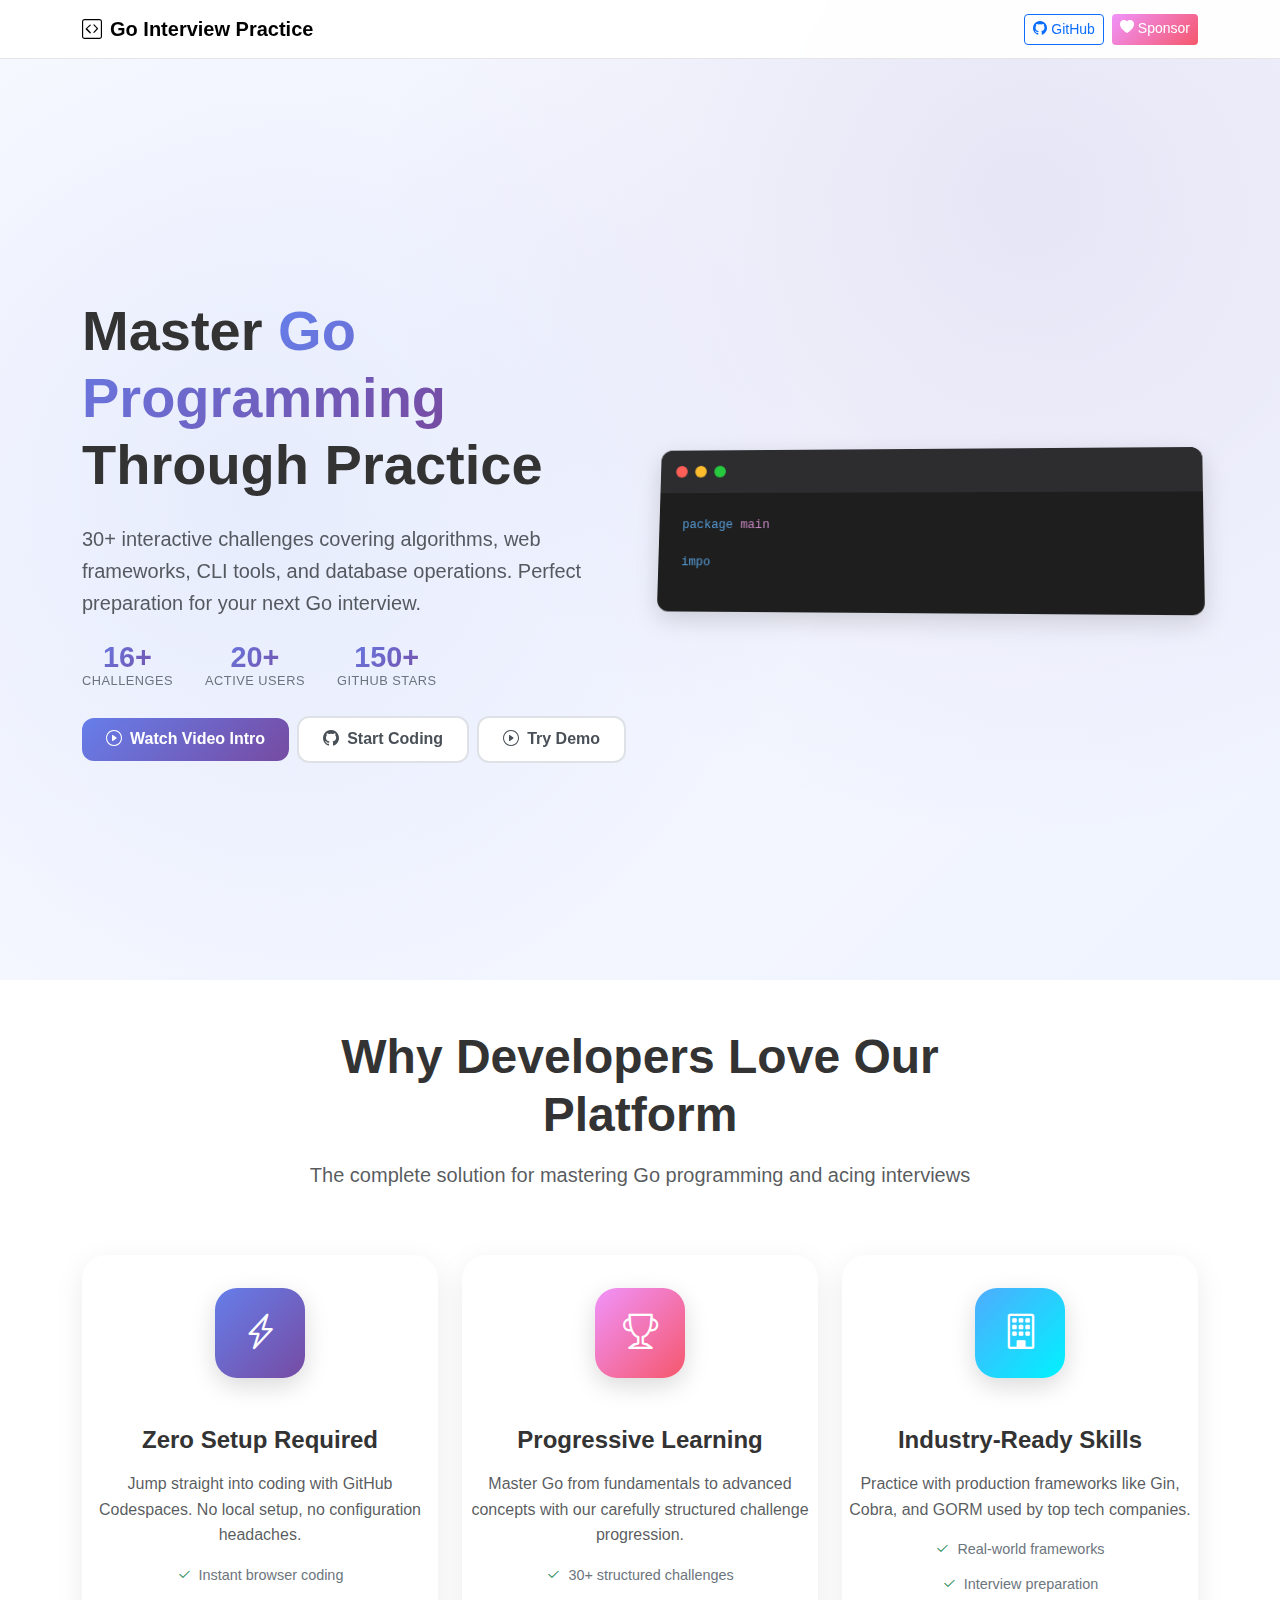
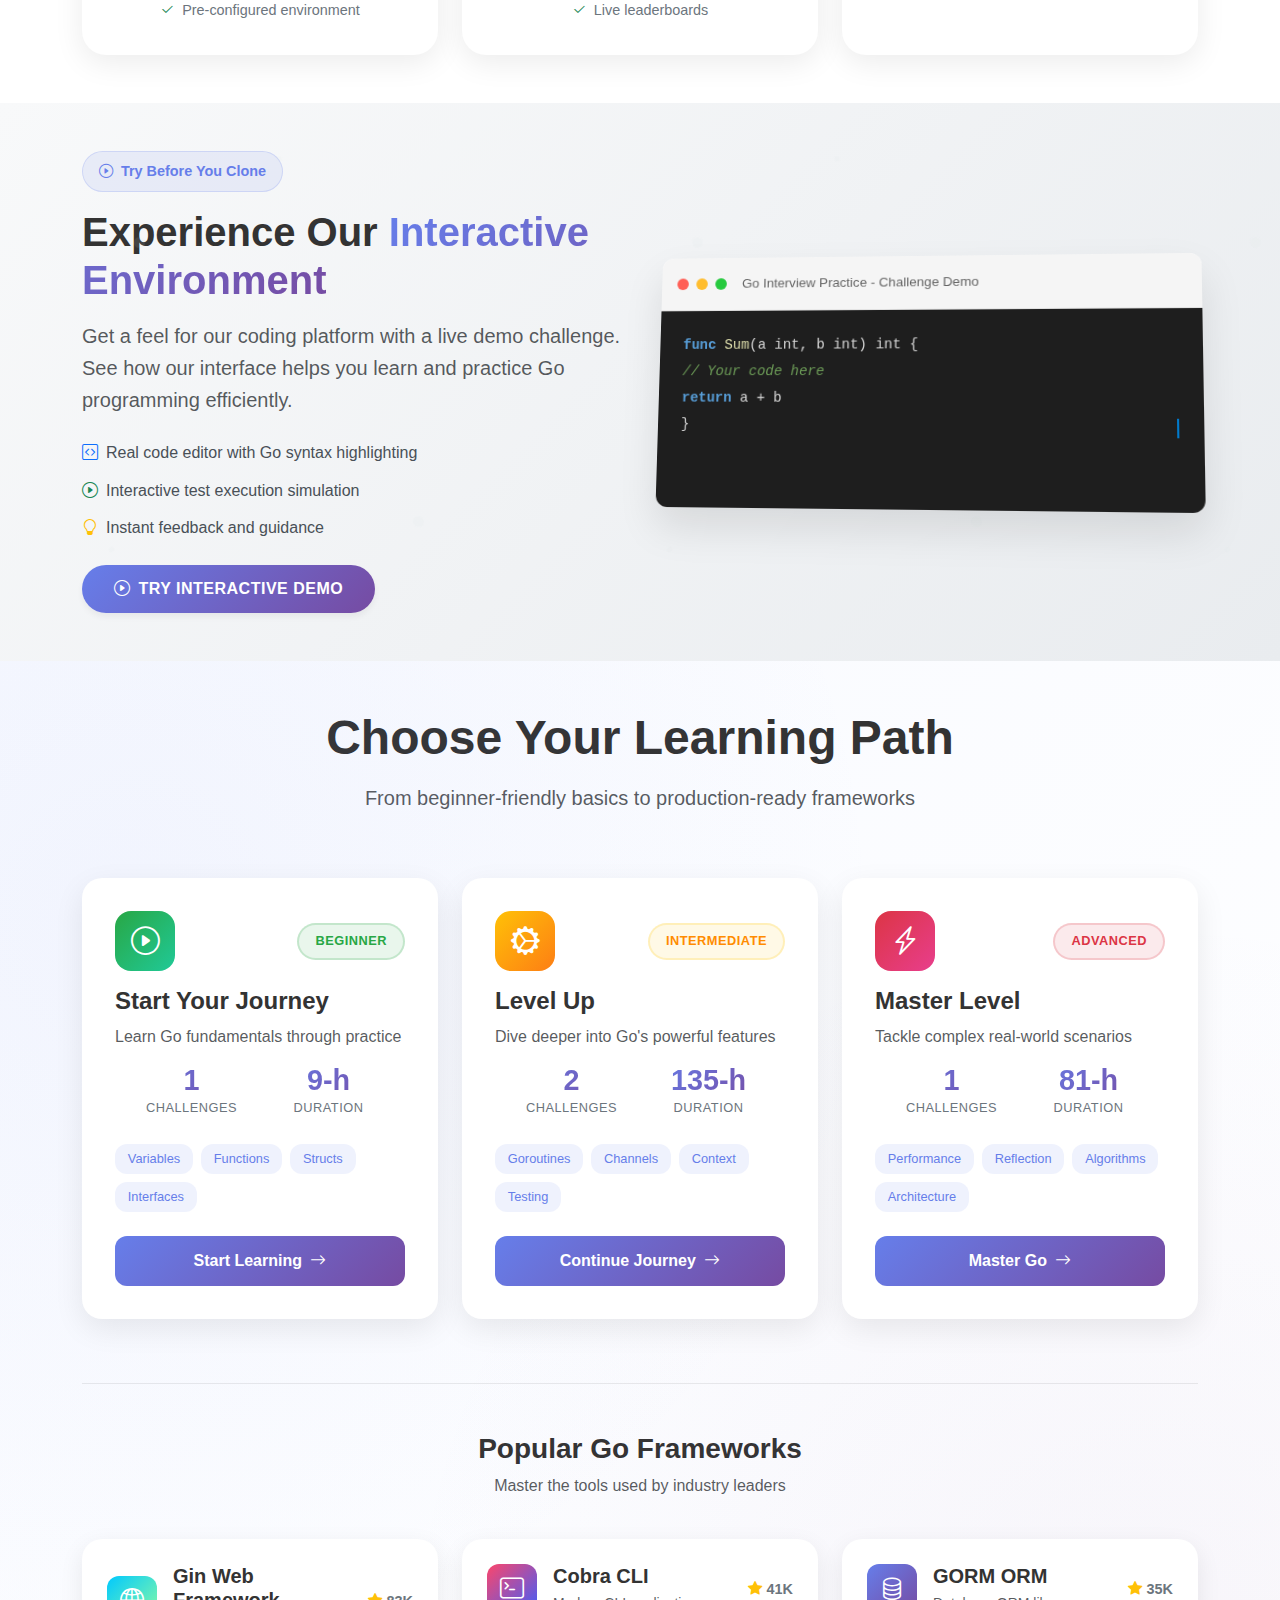
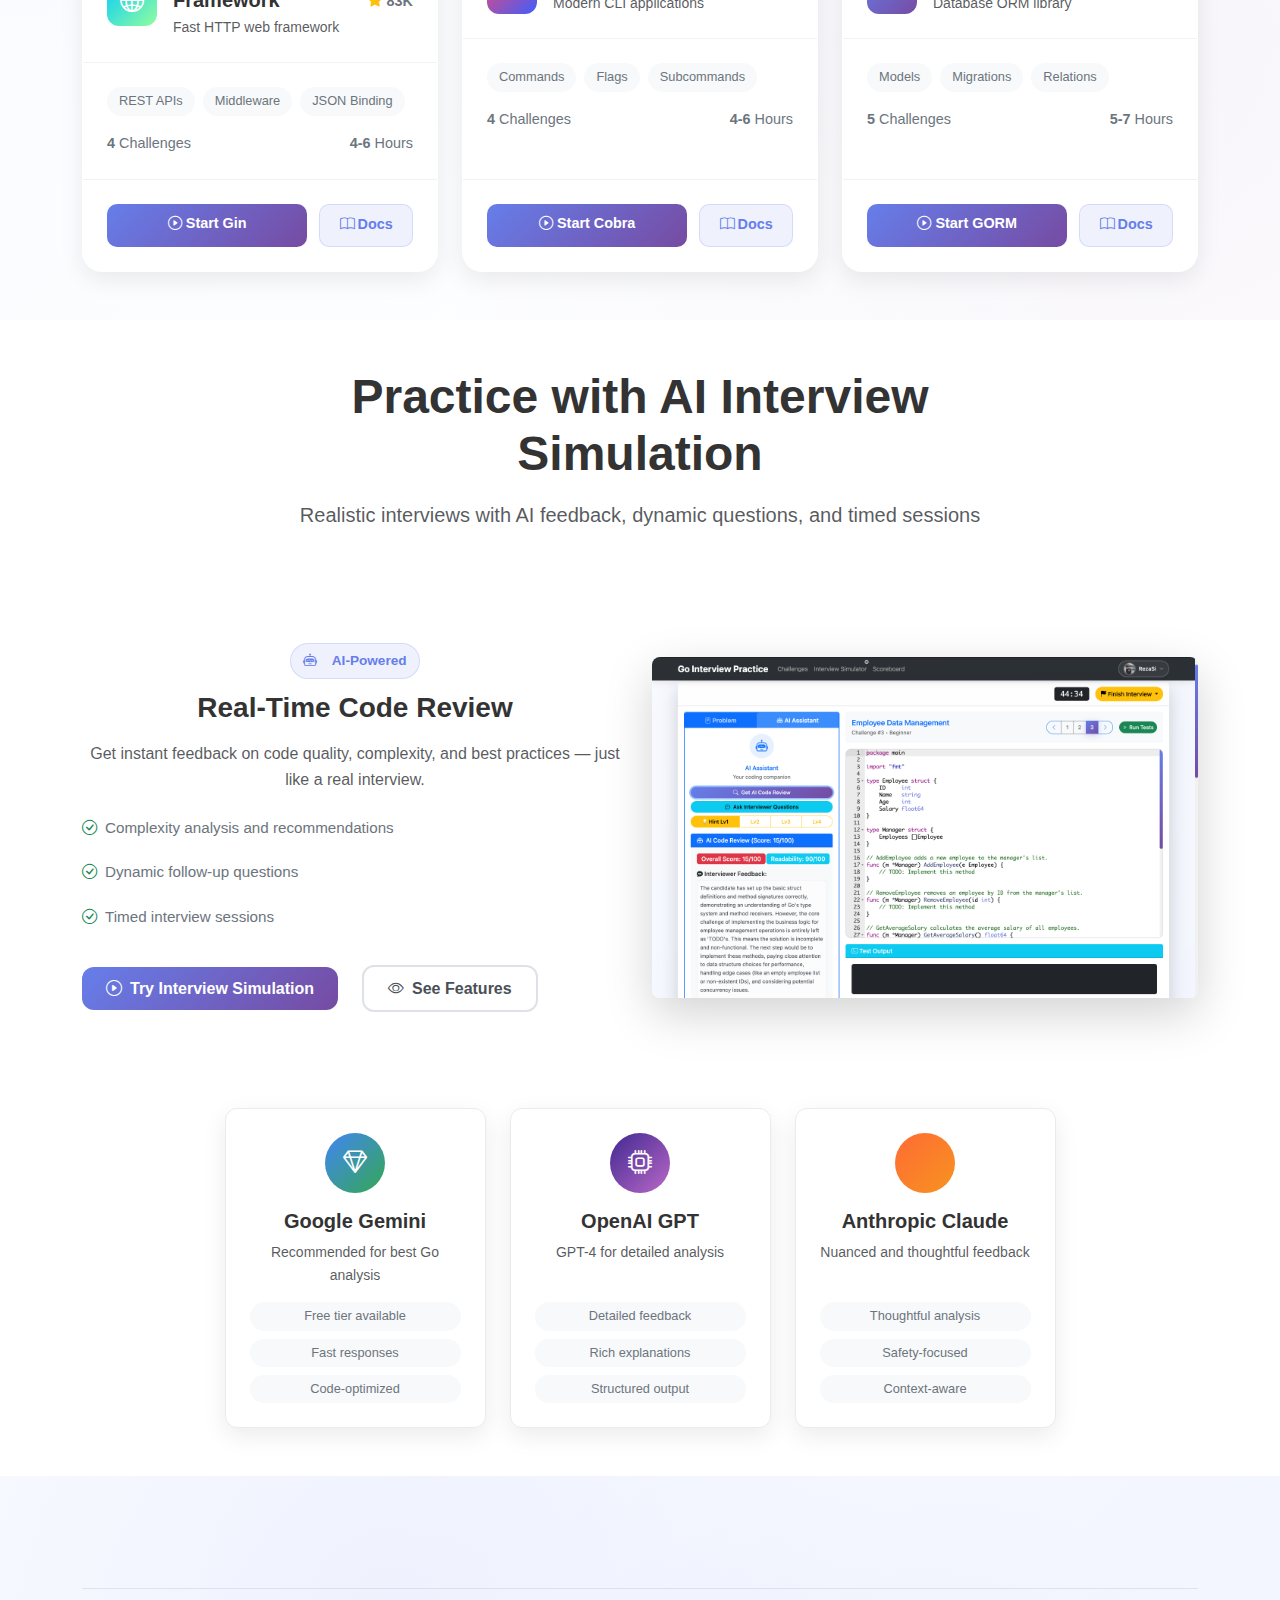
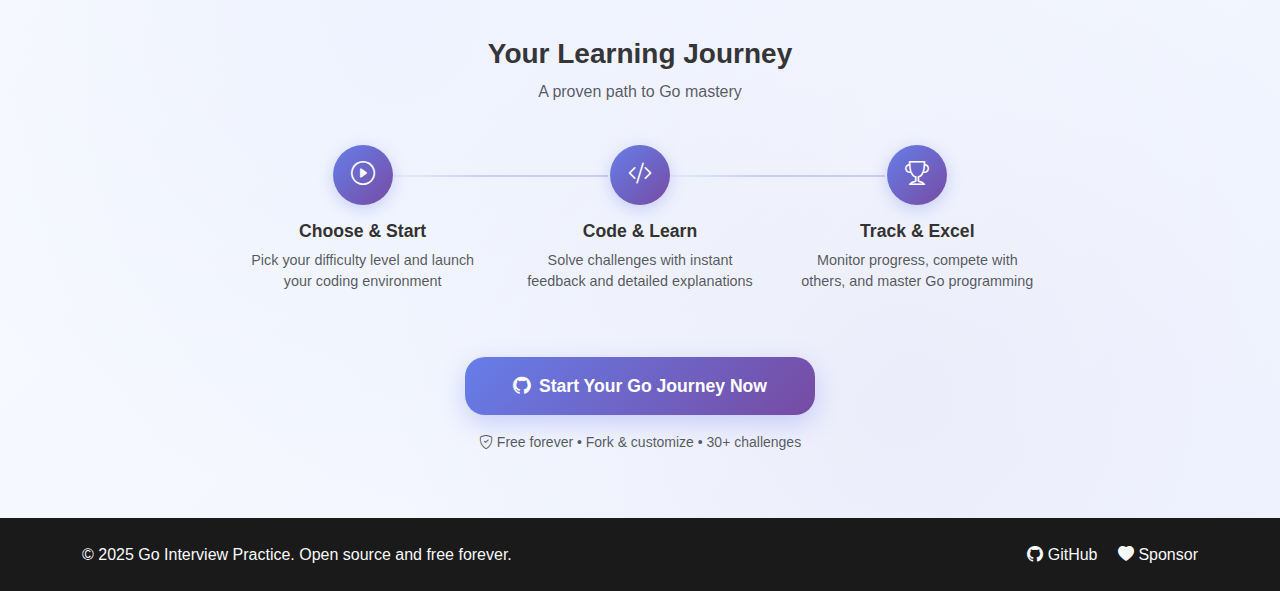
<file: docs/index.html>
<!DOCTYPE html>
<html lang="en">
<head>
    <meta charset="UTF-8">
    <meta name="viewport" content="width=device-width, initial-scale=1.0">
    <title>Go Interview Practice - Master Go Programming with Interactive Challenges</title>
    <meta name="description" content="Master Go programming through 30+ interactive challenges. Practice algorithms, web frameworks, CLI tools, and database operations. Perfect for interview preparation.">
    
    <!-- Google tag (gtag.js) -->
    <script async src="https://www.googletagmanager.com/gtag/js?id=G-CLQEFQ3ZEE"></script>
    <script>
      window.dataLayer = window.dataLayer || [];
      function gtag(){dataLayer.push(arguments);}
      gtag('js', new Date());

      gtag('config', 'G-CLQEFQ3ZEE');
    </script>
    
    <link href="https://cdn.jsdelivr.net/npm/bootstrap@5.3.0/dist/css/bootstrap.min.css" rel="stylesheet">
    <link rel="stylesheet" href="https://cdn.jsdelivr.net/npm/bootstrap-icons@1.11.0/font/bootstrap-icons.css">
    <link rel="stylesheet" href="assets/style.css">
</head>
<body>
    <!-- Navigation -->
    <nav class="navbar navbar-expand-lg navbar-light fixed-top">
        <div class="container">
            <a class="navbar-brand fw-bold" href="#">
                <i class="bi bi-code-square me-2"></i>Go Interview Practice
            </a>
            <div class="d-flex gap-2">
                <a href="https://github.com/RezaSi/go-interview-practice" class="btn btn-outline-primary btn-sm">
                    <i class="bi bi-github me-1"></i>GitHub
                </a>
                <a href="https://github.com/sponsors/RezaSi" class="btn btn-sponsor btn-sm">
                    <i class="bi bi-heart-fill me-1"></i>Sponsor
                </a>
            </div>
        </div>
    </nav>

    <!-- Hero Section -->
    <section class="hero-gradient">
        <div class="container">
            <div class="row align-items-center min-vh-100 py-5">
                <div class="col-lg-6">
                    <div class="hero-content">
                        <h1 class="hero-title fw-bold mb-4">
                            Master <span class="text-gradient">Go Programming</span> Through Practice
                        </h1>
                        <p class="lead mb-4 text-muted">
                            30+ interactive challenges covering algorithms, web frameworks, CLI tools, and database operations. 
                            Perfect preparation for your next Go interview.
                        </p>
                        
                        <!-- Stats -->
                        <div class="stats-row mb-4">
                            <div class="stat-item">
                                <div class="stat-number">30+</div>
                                <div class="stat-label">Challenges</div>
                            </div>
                            <div class="stat-item">
                                <div class="stat-number">57+</div>
                                <div class="stat-label">Active Users</div>
                            </div>
                            <div class="stat-item">
                                <div class="stat-number">500+</div>
                                <div class="stat-label">GitHub Stars</div>
                            </div>
                        </div>

                                            <!-- CTA Buttons -->
                    <div class="cta-buttons d-flex flex-wrap gap-2 justify-content-center justify-content-lg-start">
                        <button id="videoIntroBtn" class="btn btn-primary btn-lg">
                            <i class="bi bi-play-circle me-2"></i>Watch Video Intro
                        </button>
                        <a href="https://github.com/RezaSi/go-interview-practice" 
                           class="btn btn-outline-secondary btn-lg">
                            <i class="bi bi-github me-2"></i>Start Coding
                        </a>
                        <a href="demo-challenge.html" 
                           class="btn btn-outline-secondary btn-lg">
                            <i class="bi bi-play-circle me-2"></i>Try Demo
                        </a>
                    </div>
                    </div>
                </div>
                <div class="col-lg-6">
                    <div class="hero-visual">
                        <div class="code-window">
                            <div class="window-controls">
                                <span class="control red"></span>
                                <span class="control yellow"></span>
                                <span class="control green"></span>
                            </div>
                            <div class="code-content">
                                <pre><code class="go-code"><span class="go-keyword">package</span> <span class="go-package">main</span>

<span class="go-keyword">import</span> (
    <span class="go-string">"fmt"</span>
    <span class="go-string">"github.com/gin-gonic/gin"</span>
)

<span class="go-keyword">func</span> <span class="go-function">main</span>() {
    r := gin.<span class="go-function">Default</span>()
    
    r.<span class="go-function">GET</span>(<span class="go-string">"/api/challenges"</span>, <span class="go-keyword">func</span>(c *gin.Context) {
        c.<span class="go-function">JSON</span>(<span class="go-number">200</span>, gin.H{
            <span class="go-string">"message"</span>: <span class="go-string">"30+ Go challenges ready!"</span>,
            <span class="go-string">"status"</span>:  <span class="go-string">"active"</span>,
        })
    })
    
    r.<span class="go-function">Run</span>(<span class="go-string">":8080"</span>)
}</code></pre>
                            </div>
                        </div>
                    </div>
                </div>
            </div>
        </div>
    </section>

    <!-- Features Section -->
    <section class="features-section py-5">
        <div class="container">
            <div class="row text-center mb-5">
                <div class="col-lg-8 mx-auto">
                    <h2 class="display-5 fw-bold mb-3">Why Developers Love Our Platform</h2>
                    <p class="lead text-muted">The complete solution for mastering Go programming and acing interviews</p>
                </div>
            </div>
            
            <div class="row g-4">
                <div class="col-lg-4 col-md-6">
                    <div class="feature-card-new">
                        <div class="feature-header">
                            <div class="feature-icon-new lightning-gradient">
                                <i class="bi bi-lightning-charge"></i>
                            </div>
                        </div>
                        <div class="feature-content">
                            <h4 class="fw-bold mb-3">Zero Setup Required</h4>
                            <p class="text-muted mb-3">
                                Jump straight into coding with GitHub Codespaces. No local setup, no configuration headaches.
                            </p>
                            <div class="feature-highlights">
                                <div class="highlight-item">
                                    <i class="bi bi-check2 text-success me-2"></i>
                                    <span>Instant browser coding</span>
                                </div>
                                <div class="highlight-item">
                                    <i class="bi bi-check2 text-success me-2"></i>
                                    <span>Pre-configured environment</span>
                                </div>
                            </div>
                        </div>
                    </div>
                </div>
                
                <div class="col-lg-4 col-md-6">
                    <div class="feature-card-new">
                        <div class="feature-header">
                            <div class="feature-icon-new trophy-gradient">
                                <i class="bi bi-trophy"></i>
                            </div>
                        </div>
                        <div class="feature-content">
                            <h4 class="fw-bold mb-3">Progressive Learning</h4>
                            <p class="text-muted mb-3">
                                Master Go from fundamentals to advanced concepts with our carefully structured challenge progression.
                            </p>
                            <div class="feature-highlights">
                                <div class="highlight-item">
                                    <i class="bi bi-check2 text-success me-2"></i>
                                    <span>30+ structured challenges</span>
                                </div>
                                <div class="highlight-item">
                                    <i class="bi bi-check2 text-success me-2"></i>
                                    <span>Live leaderboards</span>
                                </div>
                            </div>
                        </div>
                    </div>
                </div>
                
                <div class="col-lg-4 col-md-6">
                    <div class="feature-card-new">
                        <div class="feature-header">
                            <div class="feature-icon-new industry-gradient">
                                <i class="bi bi-building"></i>
                            </div>
                        </div>
                        <div class="feature-content">
                            <h4 class="fw-bold mb-3">Industry-Ready Skills</h4>
                            <p class="text-muted mb-3">
                                Practice with production frameworks like Gin, Cobra, and GORM used by top tech companies.
                            </p>
                            <div class="feature-highlights">
                                <div class="highlight-item">
                                    <i class="bi bi-check2 text-success me-2"></i>
                                    <span>Real-world frameworks</span>
                                </div>
                                <div class="highlight-item">
                                    <i class="bi bi-check2 text-success me-2"></i>
                                    <span>Interview preparation</span>
                                </div>
                            </div>
                        </div>
                    </div>
                </div>
            </div>
        </div>
    </section>

    <!-- Interactive Demo Section -->
    <section class="demo-cta-section py-5">
        <div class="container">
            <div class="row align-items-center">
                <div class="col-lg-6">
                    <div class="demo-content">
                        <div class="demo-badge mb-3">
                            <i class="bi bi-play-circle me-2"></i>Try Before You Clone
                        </div>
                        <h2 class="display-6 fw-bold mb-3">
                            Experience Our <span class="text-gradient">Interactive Environment</span>
                        </h2>
                        <p class="lead text-muted mb-4">
                            Get a feel for our coding platform with a live demo challenge. 
                            See how our interface helps you learn and practice Go programming efficiently.
                        </p>
                        <div class="demo-features mb-4">
                            <div class="demo-feature-item">
                                <i class="bi bi-code-square text-primary me-2"></i>
                                <span>Real code editor with Go syntax highlighting</span>
                            </div>
                            <div class="demo-feature-item">
                                <i class="bi bi-play-circle text-success me-2"></i>
                                <span>Interactive test execution simulation</span>
                            </div>
                            <div class="demo-feature-item">
                                <i class="bi bi-lightbulb text-warning me-2"></i>
                                <span>Instant feedback and guidance</span>
                            </div>
                        </div>
                        <a href="demo-challenge.html" class="btn btn-primary btn-lg demo-btn">
                            <i class="bi bi-play-circle me-2"></i>Try Interactive Demo
                        </a>
                    </div>
                </div>
                <div class="col-lg-6">
                    <div class="demo-preview">
                        <div class="browser-mockup">
                            <div class="browser-header">
                                <div class="browser-dots">
                                    <span class="dot red"></span>
                                    <span class="dot yellow"></span>
                                    <span class="dot green"></span>
                                </div>
                                <div class="browser-title">Go Interview Practice - Challenge Demo</div>
                            </div>
                            <div class="browser-content">
                                <div class="demo-code-snippet">
                                    <div class="code-line"><span class="keyword">func</span> <span class="function">Sum</span>(a int, b int) int {</div>
                                    <div class="code-line">    <span class="comment">// Your code here</span></div>
                                    <div class="code-line">    <span class="keyword">return</span> a + b</div>
                                    <div class="code-line">}</div>
                                    <div class="demo-cursor"></div>
                                </div>
                            </div>
                        </div>
                    </div>
                </div>
            </div>
        </div>
    </section>

    <!-- Challenge Categories -->
    <section class="categories-section py-5">
        <div class="container">
            <div class="row text-center mb-5">
                <div class="col-lg-8 mx-auto">
                    <h2 class="display-5 fw-bold mb-3">Choose Your Learning Path</h2>
                    <p class="lead text-muted">From beginner-friendly basics to production-ready frameworks</p>
                </div>
            </div>
            
            <div class="row g-4 mb-5">
                <!-- Beginner Path -->
                <div class="col-lg-4 col-md-6">
                    <div class="category-card-new beginner-theme">
                        <div class="category-header">
                            <div class="category-icon-new">
                                <i class="bi bi-play-circle"></i>
                            </div>
                            <div class="category-badge beginner">Beginner</div>
                        </div>
                        <div class="category-content">
                            <h4 class="fw-bold mb-2">Start Your Journey</h4>
                            <p class="text-muted mb-3">Learn Go fundamentals through practice</p>
                            <div class="category-stats">
                                <div class="stat">
                                    <span class="stat-number">8</span>
                                    <span class="stat-label">Challenges</span>
                                </div>
                                <div class="stat">
                                    <span class="stat-number">4-6h</span>
                                    <span class="stat-label">Duration</span>
                                </div>
                            </div>
                            <div class="category-topics">
                                <span class="topic-tag">Variables</span>
                                <span class="topic-tag">Functions</span>
                                <span class="topic-tag">Structs</span>
                                <span class="topic-tag">Interfaces</span>
                            </div>
                        </div>
                        <div class="category-action">
                            <a href="https://github.com/RezaSi/go-interview-practice" class="btn btn-category">
                                Start Learning <i class="bi bi-arrow-right ms-1"></i>
                            </a>
                        </div>
                    </div>
                </div>
                
                <!-- Intermediate Path -->
                <div class="col-lg-4 col-md-6">
                    <div class="category-card-new intermediate-theme">
                        <div class="category-header">
                            <div class="category-icon-new">
                                <i class="bi bi-gear-wide-connected"></i>
                            </div>
                            <div class="category-badge intermediate">Intermediate</div>
                        </div>
                        <div class="category-content">
                            <h4 class="fw-bold mb-2">Level Up</h4>
                            <p class="text-muted mb-3">Dive deeper into Go's powerful features</p>
                            <div class="category-stats">
                                <div class="stat">
                                    <span class="stat-number">14</span>
                                    <span class="stat-label">Challenges</span>
                                </div>
                                <div class="stat">
                                    <span class="stat-number">8-12h</span>
                                    <span class="stat-label">Duration</span>
                                </div>
                            </div>
                            <div class="category-topics">
                                <span class="topic-tag">Goroutines</span>
                                <span class="topic-tag">Channels</span>
                                <span class="topic-tag">Context</span>
                                <span class="topic-tag">Testing</span>
                            </div>
                        </div>
                        <div class="category-action">
                            <a href="https://github.com/RezaSi/go-interview-practice" class="btn btn-category">
                                Continue Journey <i class="bi bi-arrow-right ms-1"></i>
                            </a>
                        </div>
                    </div>
                </div>
                
                <!-- Advanced Path -->
                <div class="col-lg-4 col-md-6">
                    <div class="category-card-new advanced-theme">
                        <div class="category-header">
                            <div class="category-icon-new">
                                <i class="bi bi-lightning-charge"></i>
                            </div>
                            <div class="category-badge advanced">Advanced</div>
                        </div>
                        <div class="category-content">
                            <h4 class="fw-bold mb-2">Master Level</h4>
                            <p class="text-muted mb-3">Tackle complex real-world scenarios</p>
                            <div class="category-stats">
                                <div class="stat">
                                    <span class="stat-number">8</span>
                                    <span class="stat-label">Challenges</span>
                                </div>
                                <div class="stat">
                                    <span class="stat-number">6-10h</span>
                                    <span class="stat-label">Duration</span>
                                </div>
                            </div>
                            <div class="category-topics">
                                <span class="topic-tag">Performance</span>
                                <span class="topic-tag">Reflection</span>
                                <span class="topic-tag">Algorithms</span>
                                <span class="topic-tag">Architecture</span>
                            </div>
                        </div>
                        <div class="category-action">
                            <a href="https://github.com/RezaSi/go-interview-practice" class="btn btn-category">
                                Master Go <i class="bi bi-arrow-right ms-1"></i>
                            </a>
                        </div>
                    </div>
                </div>
            </div>
            
            <!-- Package Frameworks Section -->
            <div class="package-frameworks">
                <div class="row text-center mb-4">
                    <div class="col">
                        <h3 class="fw-bold mb-2">Popular Go Frameworks</h3>
                        <p class="text-muted">Master the tools used by industry leaders</p>
                    </div>
                </div>
                
                <div class="row g-4 justify-content-center">
                    <div class="col-lg-4 col-md-6">
                        <div class="framework-card gin-theme">
                            <div class="framework-header">
                                <div class="framework-icon gin-gradient">
                                    <i class="bi bi-globe2"></i>
                                </div>
                                <div class="framework-info">
                                    <h5 class="fw-bold mb-1">Gin Web Framework</h5>
                                    <p class="small text-muted mb-0">Fast HTTP web framework</p>
                                </div>
                                <div class="framework-stars">
                                    <i class="bi bi-star-fill text-warning"></i>
                                    <span class="fw-bold" data-github-url="https://github.com/gin-gonic/gin">83K</span>
                                </div>
                            </div>
                            <div class="framework-content">
                                <div class="framework-features">
                                    <span class="feature-tag">REST APIs</span>
                                    <span class="feature-tag">Middleware</span>
                                    <span class="feature-tag">JSON Binding</span>
                                </div>
                                <div class="framework-stats">
                                    <span><strong>4</strong> Challenges</span>
                                    <span><strong>4-6</strong> Hours</span>
                                </div>
                            </div>
                            <div class="framework-actions">
                                <a href="gin.html" class="btn btn-framework-primary">
                                    <i class="bi bi-play-circle me-1"></i>Start Gin
                                </a>
                                <a href="https://gin-gonic.com/" class="btn btn-framework-secondary">
                                    <i class="bi bi-book me-1"></i>Docs
                                </a>
                            </div>
                        </div>
                    </div>
                    
                    <div class="col-lg-4 col-md-6">
                        <div class="framework-card cobra-theme">
                            <div class="framework-header">
                                <div class="framework-icon cobra-gradient">
                                    <i class="bi bi-terminal"></i>
                                </div>
                                <div class="framework-info">
                                    <h5 class="fw-bold mb-1">Cobra CLI</h5>
                                    <p class="small text-muted mb-0">Modern CLI applications</p>
                                </div>
                                <div class="framework-stars">
                                    <i class="bi bi-star-fill text-warning"></i>
                                    <span class="fw-bold" data-github-url="https://github.com/spf13/cobra">41K</span>
                                </div>
                            </div>
                            <div class="framework-content">
                                <div class="framework-features">
                                    <span class="feature-tag">Commands</span>
                                    <span class="feature-tag">Flags</span>
                                    <span class="feature-tag">Subcommands</span>
                                </div>
                                <div class="framework-stats">
                                    <span><strong>4</strong> Challenges</span>
                                    <span><strong>4-6</strong> Hours</span>
                                </div>
                            </div>
                            <div class="framework-actions">
                                <a href="cobra.html" class="btn btn-framework-primary">
                                    <i class="bi bi-play-circle me-1"></i>Start Cobra
                                </a>
                                <a href="https://cobra.dev/" class="btn btn-framework-secondary">
                                    <i class="bi bi-book me-1"></i>Docs
                                </a>
                            </div>
                        </div>
                    </div>
                    
                                        <div class="col-lg-4 col-md-6">
                        <div class="framework-card gorm-theme">
                            <div class="framework-header">
                                <div class="framework-icon gorm-gradient">
                                    <i class="bi bi-database"></i>
                                </div>
                                <div class="framework-info">
                                    <h5 class="fw-bold mb-1">GORM ORM</h5>
                                    <p class="small text-muted mb-0">Database ORM library</p>
                                </div>
                                <div class="framework-stars">
                                    <i class="bi bi-star-fill text-warning"></i>
                                    <span class="fw-bold" data-github-url="https://github.com/go-gorm/gorm">35K</span>
                                </div>
                            </div>
                            <div class="framework-content">
                                <div class="framework-features">
                                    <span class="feature-tag">Models</span>
                                    <span class="feature-tag">Migrations</span>
                                    <span class="feature-tag">Relations</span>
                                </div>
                                <div class="framework-stats">
                                    <span><strong>5</strong> Challenges</span>
                                    <span><strong>5-7</strong> Hours</span>
                                </div>
                            </div>
                            <div class="framework-actions">
                                <a href="gorm.html" class="btn btn-framework-primary">
                                    <i class="bi bi-play-circle me-1"></i>Start GORM
                                </a>
                                <a href="https://gorm.io/" class="btn btn-framework-secondary">
                                    <i class="bi bi-book me-1"></i>Docs
                                </a>
                            </div>
                        </div>
                    </div>
                </div>
            </div>
        </div>
        </section>

        <!-- AI Interview Simulation (New Section) -->
        <section id="interview-simulation" class="py-5">
            <div class="container">
                <div class="row text-center mb-5">
                    <div class="col-lg-8 mx-auto">
                        <h2 class="display-5 fw-bold mb-3">Practice with AI Interview Simulation</h2>
                        <p class="lead text-muted">Realistic interviews with AI feedback, dynamic questions, and timed sessions</p>
                    </div>
                </div>

                <div class="feature-showcase mb-5">
                    <div class="row align-items-center">
                        <div class="col-lg-6 order-2 order-lg-1">
                            <div class="feature-content">
                                <div class="feature-badge">
                                    <i class="bi bi-robot me-2"></i>AI-Powered
                                </div>
                                <h3 class="fw-bold mb-3">Real-Time Code Review</h3>
                                <p class="text-muted mb-4">
                                    Get instant feedback on code quality, complexity, and best practices — just like a real interview.
                                </p>
                                <div class="feature-details">
                                    <div class="detail-item">
                                        <i class="bi bi-check-circle text-success me-2"></i>
                                        <span>Complexity analysis and recommendations</span>
                                    </div>
                                    <div class="detail-item">
                                        <i class="bi bi-check-circle text-success me-2"></i>
                                        <span>Dynamic follow-up questions</span>
                                    </div>
                                    <div class="detail-item">
                                        <i class="bi bi-check-circle text-success me-2"></i>
                                        <span>Timed interview sessions</span>
                                    </div>
                                </div>
                                <div class="cta-buttons mt-3">
                                    <a href="interview-simulation.html" class="btn btn-primary me-2">
                                        <i class="bi bi-play-circle me-2"></i>Try Interview Simulation
                                    </a>
                                    <a href="interview-simulation.html#features" class="btn btn-outline-secondary">
                                        <i class="bi bi-eye me-2"></i>See Features
                                    </a>
                                </div>
                            </div>
                        </div>
                        <div class="col-lg-6 order-1 order-lg-2">
                            <div class="feature-image">
                                <img src="images/interview-code-review.png" alt="AI Interview Simulation" class="img-fluid rounded-3 shadow-lg">
                            </div>
                        </div>
                    </div>
                </div>

                <div class="row g-4 justify-content-center">
                    <div class="col-lg-3 col-md-6">
                        <div class="provider-card">
                            <div class="provider-icon gemini-gradient">
                                <i class="bi bi-gem"></i>
                            </div>
                            <h5 class="fw-bold mb-2">Google Gemini</h5>
                            <p class="text-muted small mb-3">Recommended for best Go analysis</p>
                            <div class="provider-features">
                                <span class="feature-tag">Free tier available</span>
                                <span class="feature-tag">Fast responses</span>
                                <span class="feature-tag">Code-optimized</span>
                            </div>
                        </div>
                    </div>
                    <div class="col-lg-3 col-md-6">
                        <div class="provider-card">
                            <div class="provider-icon openai-gradient">
                                <i class="bi bi-cpu"></i>
                            </div>
                            <h5 class="fw-bold mb-2">OpenAI GPT</h5>
                            <p class="text-muted small mb-3">GPT-4 for detailed analysis</p>
                            <div class="provider-features">
                                <span class="feature-tag">Detailed feedback</span>
                                <span class="feature-tag">Rich explanations</span>
                                <span class="feature-tag">Structured output</span>
                            </div>
                        </div>
                    </div>
                    <div class="col-lg-3 col-md-6">
                        <div class="provider-card">
                            <div class="provider-icon claude-gradient">
                                <i class="bi bi-brain"></i>
                            </div>
                            <h5 class="fw-bold mb-2">Anthropic Claude</h5>
                            <p class="text-muted small mb-3">Nuanced and thoughtful feedback</p>
                            <div class="provider-features">
                                <span class="feature-tag">Thoughtful analysis</span>
                                <span class="feature-tag">Safety-focused</span>
                                <span class="feature-tag">Context-aware</span>
                            </div>
                        </div>
                    </div>
                </div>
            </div>
        </section>

    <!-- Getting Started -->
    <section class="getting-started py-5 bg-light">
        <div class="container">

            
            <!-- Process Steps -->
            <div class="process-steps">
                <div class="row text-center mb-4">
                    <div class="col">
                        <h3 class="fw-bold mb-2">Your Learning Journey</h3>
                        <p class="text-muted">A proven path to Go mastery</p>
                    </div>
                </div>
                
                <div class="steps-timeline">
                    <div class="step-item">
                        <div class="step-connector"></div>
                        <div class="step-circle">
                            <i class="bi bi-play-circle"></i>
                        </div>
                        <div class="step-content">
                            <h5 class="fw-bold">Choose & Start</h5>
                            <p class="text-muted">Pick your difficulty level and launch your coding environment</p>
                        </div>
                    </div>
                    
                    <div class="step-item">
                        <div class="step-connector"></div>
                        <div class="step-circle">
                            <i class="bi bi-code-slash"></i>
                        </div>
                        <div class="step-content">
                            <h5 class="fw-bold">Code & Learn</h5>
                            <p class="text-muted">Solve challenges with instant feedback and detailed explanations</p>
                        </div>
                    </div>
                    
                    <div class="step-item">
                        <div class="step-circle">
                            <i class="bi bi-trophy"></i>
                        </div>
                        <div class="step-content">
                            <h5 class="fw-bold">Track & Excel</h5>
                            <p class="text-muted">Monitor progress, compete with others, and master Go programming</p>
                        </div>
                    </div>
                </div>
            </div>
            
            <div class="text-center mt-5">
                <a href="https://github.com/RezaSi/go-interview-practice" 
                   class="btn btn-cta-large pulse">
                    <i class="bi bi-github me-2"></i>Start Your Go Journey Now
                </a>
                <p class="small text-muted mt-3">
                    <i class="bi bi-shield-check me-1"></i>Free forever • Fork & customize • 30+ challenges
                </p>
            </div>
        </div>
    </section>

    <!-- Footer -->
    <footer class="footer py-4 bg-dark text-light">
        <div class="container">
            <div class="row align-items-center">
                <div class="col-md-6">
                    <p class="mb-0">&copy; 2025 Go Interview Practice. Open source and free forever.</p>
                </div>
                <div class="col-md-6 text-md-end">
                    <div class="social-links">
                        <a href="https://github.com/RezaSi/go-interview-practice" class="text-light me-3">
                            <i class="bi bi-github"></i> GitHub
                        </a>
                        <a href="https://github.com/sponsors/RezaSi" class="text-light">
                            <i class="bi bi-heart-fill"></i> Sponsor
                        </a>
                    </div>
                </div>
            </div>
        </div>
    </footer>

    <!-- Video Intro Modal -->
    <div id="videoModal" class="video-modal">
        <div class="video-modal-overlay" id="videoModalOverlay"></div>
        <div class="video-modal-content">
            <div class="video-modal-header">
                <h3 class="video-modal-title">
                    <i class="bi bi-play-circle me-2"></i>Go Interview Practice - Video Introduction
                </h3>
                <button class="video-modal-close" id="videoModalClose">
                    <i class="bi bi-x-lg"></i>
                </button>
            </div>
            <div class="video-modal-body">
                <div class="video-container">
                    <video id="videoPlayer" 
                           controls 
                           preload="metadata"
                           poster=""
                           width="100%">
                        <source src="https://github.com/user-attachments/assets/23468aab-a032-4326-9d05-84de86c9128c" type="video/mp4">
                        Your browser does not support the video tag.
                    </video>
                </div>
                <div class="video-description">
                    <p class="lead">Learn how to get started with Go Interview Practice in just 3 minutes!</p>
                    <div class="video-highlights">
                        <div class="highlight-item">
                            <i class="bi bi-check-circle text-success me-2"></i>
                            <span>Quick project overview</span>
                        </div>
                        <div class="highlight-item">
                            <i class="bi bi-check-circle text-success me-2"></i>
                            <span>Setting up your environment</span>
                        </div>
                        <div class="highlight-item">
                            <i class="bi bi-check-circle text-success me-2"></i>
                            <span>Solving your first challenge</span>
                        </div>
                    </div>
                </div>
            </div>
            <div class="video-modal-footer">
                <a href="https://github.com/RezaSi/go-interview-practice" 
                   class="btn btn-primary">
                    <i class="bi bi-github me-2"></i>Start Coding Now
                </a>
                <button class="btn btn-outline-secondary" id="videoModalCloseBtn">
                    Close
                </button>
            </div>
        </div>
    </div>

    <script src="https://cdn.jsdelivr.net/npm/bootstrap@5.3.0/dist/js/bootstrap.bundle.min.js"></script>
    <script src="assets/script.js"></script>
    
    <script>
        // Video Modal Functionality
        document.addEventListener('DOMContentLoaded', function() {
            const videoIntroBtn = document.getElementById('videoIntroBtn');
            const videoModal = document.getElementById('videoModal');
            const videoModalOverlay = document.getElementById('videoModalOverlay');
            const videoModalClose = document.getElementById('videoModalClose');
            const videoModalCloseBtn = document.getElementById('videoModalCloseBtn');
            const videoPlayer = document.getElementById('videoPlayer');

            function openModal() {
                videoModal.classList.add('show');
                document.body.style.overflow = 'hidden';
            }

            function closeModal() {
                videoModal.classList.remove('show');
                document.body.style.overflow = '';
                // Pause video when modal closes
                if (videoPlayer) {
                    videoPlayer.pause();
                }
            }

            if (videoIntroBtn) {
                videoIntroBtn.addEventListener('click', openModal);
            }

            if (videoModalOverlay) {
                videoModalOverlay.addEventListener('click', closeModal);
            }

            if (videoModalClose) {
                videoModalClose.addEventListener('click', closeModal);
            }

            if (videoModalCloseBtn) {
                videoModalCloseBtn.addEventListener('click', closeModal);
            }

            // Close modal with Escape key
            document.addEventListener('keydown', function(e) {
                if (e.key === 'Escape' && videoModal.classList.contains('show')) {
                    closeModal();
                }
            });
        });
    </script>
</body>
</html>
</file>
<file: docs/assets/style.css>
/* Beautiful Landing Page Styles */

:root {
    --primary-gradient: linear-gradient(135deg, #667eea 0%, #764ba2 100%);
    --secondary-gradient: linear-gradient(135deg, #f093fb 0%, #f5576c 100%);
    --success-gradient: linear-gradient(135deg, #4facfe 0%, #00f2fe 100%);
    --warning-gradient: linear-gradient(135deg, #43e97b 0%, #38f9d7 100%);
    --text-muted: #6c757d;
    --border-radius: 12px;
    --shadow: 0 4px 6px rgba(0, 0, 0, 0.05);
    --shadow-hover: 0 8px 25px rgba(0, 0, 0, 0.15);
    --transition: all 0.3s ease;
}

* {
    margin: 0;
    padding: 0;
    box-sizing: border-box;
}

body {
    font-family: 'Segoe UI', Tahoma, Geneva, Verdana, sans-serif;
    line-height: 1.6;
    color: #333;
    overflow-x: hidden;
}

/* Navigation */
.navbar {
    background: rgba(255, 255, 255, 0.95) !important;
    backdrop-filter: blur(20px);
    border-bottom: 1px solid rgba(0, 0, 0, 0.1);
    transition: var(--transition);
}

.navbar-brand {
    font-size: 1.25rem;
    font-weight: 700;
}

.btn-sponsor {
    background: var(--secondary-gradient);
    border: none;
    color: white;
    font-weight: 500;
    transition: var(--transition);
}

.btn-sponsor:hover {
    transform: translateY(-2px);
    box-shadow: var(--shadow-hover);
    color: white;
}

/* Hero Section */
.hero-gradient {
    background: linear-gradient(135deg, #f8faff 0%, #f0f4ff 100%);
    position: relative;
    overflow: hidden;
    padding-top: 80px; /* Account for fixed navbar */
}

/* Compact hero variant for interview page to keep content above the fold */
.hero-compact .hero-title {
    font-size: 2.4rem;
}

.hero-compact .lead {
    font-size: 1rem;
    margin-bottom: 1rem;
}

.hero-compact .code-window {
    transform: none;
}

.hero-compact .feature-highlights .highlight-item {
    margin-bottom: 0.25rem;
}

/* Ensure interview hero fits viewport height minus navbar */
.hero-compact .hero-row {
    min-height: calc(100vh - 80px);
}

.hero-gradient::before {
    content: '';
    position: absolute;
    top: 0;
    left: 0;
    right: 0;
    bottom: 0;
    background: radial-gradient(circle at 20% 50%, rgba(102, 126, 234, 0.1) 0%, transparent 50%),
                radial-gradient(circle at 80% 20%, rgba(118, 75, 162, 0.1) 0%, transparent 50%);
    pointer-events: none;
}

.hero-content {
    position: relative;
    z-index: 2;
}

.hero-title {
    font-size: 3.5rem;
    line-height: 1.2;
}

.text-gradient {
    background: var(--primary-gradient);
    -webkit-background-clip: text;
    -webkit-text-fill-color: transparent;
    background-clip: text;
}

/* Stats Row */
.stats-row {
    display: flex;
    gap: 2rem;
    justify-content: flex-start;
    flex-wrap: wrap;
}

.stat-item {
    text-align: center;
}

.stat-number {
    font-size: 2.5rem;
    font-weight: 700;
    background: var(--primary-gradient);
    -webkit-background-clip: text;
    -webkit-text-fill-color: transparent;
    background-clip: text;
    line-height: 1;
}

.stat-label {
    font-size: 0.9rem;
    color: var(--text-muted);
    font-weight: 500;
}

/* CTA Buttons */
.cta-buttons {
    display: flex;
    gap: 1rem;
    flex-wrap: wrap;
    align-items: center;
}

.btn-primary {
    background: var(--primary-gradient);
    border: none;
    padding: 0.6rem 1.5rem;
    font-weight: 600;
    font-size: 1rem;
    border-radius: var(--border-radius);
    transition: var(--transition);
}

.btn-primary:hover {
    transform: translateY(-2px);
    box-shadow: var(--shadow-hover);
    background: var(--primary-gradient);
}

.btn-outline-secondary {
    border: 2px solid #dee2e6;
    color: #495057;
    background: white;
    padding: 0.6rem 1.5rem;
    font-weight: 600;
    font-size: 1rem;
    border-radius: var(--border-radius);
    transition: var(--transition);
}

.btn-outline-secondary:hover {
    transform: translateY(-2px);
    box-shadow: var(--shadow-hover);
    background: var(--primary-gradient);
    border-color: transparent;
    color: white !important;
}

/* Code Window */
.hero-visual {
    position: relative;
}

.code-window {
    background: #1e1e1e;
    border-radius: var(--border-radius);
    box-shadow: var(--shadow-hover);
    overflow: hidden;
    transform: perspective(1000px) rotateY(-5deg) rotateX(5deg);
    transition: var(--transition);
}

.code-window:hover {
    transform: perspective(1000px) rotateY(0deg) rotateX(0deg);
}

.window-controls {
    background: #2d2d30;
    padding: 1rem;
    display: flex;
    gap: 0.5rem;
}

.control {
    width: 12px;
    height: 12px;
    border-radius: 50%;
}

.control.red { background: #ff5f56; }
.control.yellow { background: #ffbd2e; }
.control.green { background: #27ca3f; }

.code-content {
    padding: 1.5rem;
    font-family: 'Fira Code', 'Monaco', 'Consolas', monospace;
    font-size: 0.9rem;
    line-height: 1.5;
}

.go-code {
    color: #d4d4d4;
    background: none;
    border: none;
    padding: 0;
    margin: 0;
}

/* Go Syntax Highlighting */
.go-keyword { color: #569cd6; }
.go-string { color: #ce9178; }
.go-comment { color: #6a9955; font-style: italic; }
.go-function { color: #dcdcaa; }
.go-type { color: #4ec9b0; }
.go-number { color: #b5cea8; }
.go-package { color: #c586c0; }

/* Feature Cards */
.features-section {
    padding: 5rem 0;
}

.feature-card {
    text-align: center;
    padding: 2rem;
    border-radius: var(--border-radius);
    background: white;
    box-shadow: var(--shadow);
    transition: var(--transition);
    height: 100%;
    border: 1px solid rgba(0, 0, 0, 0.05);
}

.feature-card:hover {
    transform: translateY(-8px);
    box-shadow: var(--shadow-hover);
}

.feature-icon {
    width: 80px;
    height: 80px;
    background: var(--primary-gradient);
    border-radius: 50%;
    display: flex;
    align-items: center;
    justify-content: center;
    margin: 0 auto 1.5rem;
    color: white;
    font-size: 2rem;
}

/* New Feature Cards */
.feature-card-new {
    background: white;
    border-radius: 24px;
    box-shadow: 0 8px 30px rgba(0, 0, 0, 0.08);
    transition: var(--transition);
    border: 1px solid rgba(255, 255, 255, 0.8);
    overflow: hidden;
    position: relative;
    height: 100%;
    display: flex;
    flex-direction: column;
}

.feature-card-new:hover {
    transform: translateY(-8px);
    box-shadow: 0 20px 50px rgba(0, 0, 0, 0.15);
}

.feature-header {
    padding: 2rem 2rem 1rem;
    text-align: center;
}

.feature-icon-new {
    width: 90px;
    height: 90px;
    border-radius: 22px;
    display: flex;
    align-items: center;
    justify-content: center;
    color: white;
    font-size: 2.2rem;
    margin: 0 auto;
    box-shadow: 0 8px 25px rgba(0, 0, 0, 0.15);
}

.lightning-gradient { background: linear-gradient(135deg, #667eea 0%, #764ba2 100%); }
.trophy-gradient { background: linear-gradient(135deg, #f093fb 0%, #f5576c 100%); }
.industry-gradient { background: linear-gradient(135deg, #4facfe 0%, #00f2fe 100%); }

.feature-content {
    padding: 0 2rem 2rem;
    flex-grow: 1;
    text-align: center;
}

.feature-highlights {
    display: flex;
    flex-direction: column;
    gap: 0.75rem;
}

.highlight-item {
    display: flex;
    align-items: center;
    justify-content: center;
    font-size: 0.9rem;
    color: var(--text-muted);
}

.feature-card h4 {
    font-weight: 600;
    margin-bottom: 1rem;
    color: #333;
}

/* Challenge Categories */
.categories-section {
    background: linear-gradient(135deg, #f8faff 0%, #ffffff 100%);
    position: relative;
}

.categories-section::before {
    content: '';
    position: absolute;
    top: 0;
    left: 0;
    right: 0;
    bottom: 0;
    background: radial-gradient(circle at 10% 20%, rgba(102, 126, 234, 0.05) 0%, transparent 50%),
                radial-gradient(circle at 90% 80%, rgba(118, 75, 162, 0.05) 0%, transparent 50%);
    pointer-events: none;
}

/* New Category Cards */
.category-card-new {
    background: white;
    border-radius: 20px;
    box-shadow: 0 10px 30px rgba(0, 0, 0, 0.08);
    transition: var(--transition);
    border: 1px solid rgba(255, 255, 255, 0.8);
    overflow: hidden;
    position: relative;
    height: 100%;
    display: flex;
    flex-direction: column;
}

.category-card-new:hover {
    transform: translateY(-8px);
    box-shadow: 0 20px 40px rgba(0, 0, 0, 0.12);
}

.category-header {
    padding: 2rem 2rem 1rem;
    position: relative;
    display: flex;
    align-items: center;
    justify-content: space-between;
}

.category-icon-new {
    width: 60px;
    height: 60px;
    border-radius: 16px;
    display: flex;
    align-items: center;
    justify-content: center;
    color: white;
    font-size: 1.8rem;
    background: var(--primary-gradient);
}

.category-badge {
    padding: 0.4rem 1rem;
    border-radius: 20px;
    font-size: 0.8rem;
    font-weight: 600;
    text-transform: uppercase;
    letter-spacing: 0.5px;
}

.category-badge.beginner {
    background: rgba(40, 167, 69, 0.1);
    color: #28a745;
    border: 2px solid rgba(40, 167, 69, 0.2);
}

.category-badge.intermediate {
    background: rgba(255, 193, 7, 0.1);
    color: #ff8c00;
    border: 2px solid rgba(255, 193, 7, 0.2);
}

.category-badge.advanced {
    background: rgba(220, 53, 69, 0.1);
    color: #dc3545;
    border: 2px solid rgba(220, 53, 69, 0.2);
}

.category-content {
    padding: 0 2rem 1.5rem;
    flex-grow: 1;
}

.category-stats {
    display: flex;
    justify-content: space-between;
    gap: 1rem;
    margin-bottom: 1.5rem;
    padding: 0 1rem;
}

.stat {
    text-align: center;
    flex: 1;
}

.stat-number {
    display: block;
    font-size: 1.8rem;
    font-weight: 700;
    background: var(--primary-gradient);
    -webkit-background-clip: text;
    -webkit-text-fill-color: transparent;
    background-clip: text;
    line-height: 1;
}

.stat-label {
    font-size: 0.8rem;
    color: var(--text-muted);
    text-transform: uppercase;
    letter-spacing: 0.5px;
    font-weight: 500;
}

.category-topics {
    display: flex;
    flex-wrap: wrap;
    gap: 0.5rem;
}

.topic-tag {
    background: rgba(102, 126, 234, 0.1);
    color: #667eea;
    padding: 0.3rem 0.8rem;
    border-radius: 12px;
    font-size: 0.8rem;
    font-weight: 500;
}

.category-action {
    padding: 0 2rem 2rem;
}

.btn-category {
    width: 100%;
    background: var(--primary-gradient);
    border: none;
    color: white;
    padding: 0.8rem 1.5rem;
    border-radius: 12px;
    font-weight: 600;
    transition: var(--transition);
}

.btn-category:hover {
    transform: translateY(-2px);
    box-shadow: 0 8px 20px rgba(102, 126, 234, 0.3);
    color: white;
}

/* Theme Variations */
.beginner-theme .category-icon-new {
    background: linear-gradient(135deg, #28a745 0%, #20c997 100%);
}

.intermediate-theme .category-icon-new {
    background: linear-gradient(135deg, #ffc107 0%, #fd7e14 100%);
}

.advanced-theme .category-icon-new {
    background: linear-gradient(135deg, #dc3545 0%, #e83e8c 100%);
}

/* Package Frameworks Section */
.package-frameworks {
    margin-top: 4rem;
    padding-top: 3rem;
    border-top: 1px solid rgba(0, 0, 0, 0.08);
}

.framework-card {
    background: white;
    border-radius: 20px;
    box-shadow: 0 8px 25px rgba(0, 0, 0, 0.08);
    transition: var(--transition);
    border: 1px solid rgba(255, 255, 255, 0.8);
    overflow: hidden;
    position: relative;
    height: 100%;
    display: flex;
    flex-direction: column;
}

.framework-card:hover {
    transform: translateY(-5px);
    box-shadow: 0 15px 35px rgba(0, 0, 0, 0.12);
}

.framework-header {
    padding: 1.5rem;
    display: flex;
    align-items: center;
    gap: 1rem;
    border-bottom: 1px solid rgba(0, 0, 0, 0.05);
}

.framework-icon {
    width: 50px;
    height: 50px;
    border-radius: 12px;
    display: flex;
    align-items: center;
    justify-content: center;
    color: white;
    font-size: 1.5rem;
    flex-shrink: 0;
}

.framework-info {
    flex-grow: 1;
}

.framework-stars {
    display: flex;
    align-items: center;
    gap: 0.3rem;
    color: var(--text-muted);
    font-size: 0.9rem;
}

.framework-content {
    padding: 1.5rem;
    flex-grow: 1;
}

.framework-features {
    display: flex;
    flex-wrap: wrap;
    gap: 0.5rem;
    margin-bottom: 1rem;
}

.feature-tag {
    background: rgba(102, 126, 234, 0.1);
    color: #667eea;
    padding: 0.25rem 0.75rem;
    border-radius: 12px;
    font-size: 0.8rem;
    font-weight: 500;
}

.framework-stats {
    display: flex;
    justify-content: space-between;
    color: var(--text-muted);
    font-size: 0.9rem;
}

.framework-actions {
    padding: 1.5rem;
    border-top: 1px solid rgba(0, 0, 0, 0.05);
    display: flex;
    gap: 0.75rem;
}

.btn-framework-primary {
    background: var(--primary-gradient);
    border: none;
    color: white;
    padding: 0.6rem 1.2rem;
    border-radius: 10px;
    font-weight: 600;
    font-size: 0.9rem;
    flex: 1;
    transition: var(--transition);
}

.btn-framework-primary:hover {
    transform: translateY(-1px);
    box-shadow: 0 4px 12px rgba(102, 126, 234, 0.3);
    color: white;
}

.btn-framework-secondary {
    background: rgba(102, 126, 234, 0.1);
    border: 1px solid rgba(102, 126, 234, 0.2);
    color: #667eea;
    padding: 0.6rem 1.2rem;
    border-radius: 10px;
    font-weight: 600;
    font-size: 0.9rem;
    transition: var(--transition);
}

.btn-framework-secondary:hover {
    background: rgba(102, 126, 234, 0.15);
    color: #667eea;
    transform: translateY(-1px);
}

.btn-framework-disabled {
    background: rgba(0, 0, 0, 0.05);
    border: 1px solid rgba(0, 0, 0, 0.1);
    color: var(--text-muted);
    padding: 0.6rem 1.2rem;
    border-radius: 10px;
    font-weight: 600;
    font-size: 0.9rem;
    cursor: not-allowed;
    width: 100%;
    text-align: center;
}

.framework-card.coming-soon {
    opacity: 0.7;
}

.framework-card.coming-soon:hover {
    transform: none;
    box-shadow: 0 8px 25px rgba(0, 0, 0, 0.08);
}

/* Framework Theme Variations */
.gin-theme .framework-icon { background: linear-gradient(135deg, #00c9ff 0%, #92fe9d 100%); }
.cobra-theme .framework-icon { background: linear-gradient(135deg, #fc466b 0%, #3f5efb 100%); }
.gorm-theme .framework-icon { background: linear-gradient(135deg, #667eea 0%, #764ba2 100%); }

.gin-gradient { background: linear-gradient(135deg, #00c9ff 0%, #92fe9d 100%); }
.cobra-gradient { background: linear-gradient(135deg, #fc466b 0%, #3f5efb 100%); }
.gorm-gradient { background: linear-gradient(135deg, #667eea 0%, #764ba2 100%); }
.fiber-gradient { background: linear-gradient(135deg, #ff6b6b 0%, #feca57 100%); }

/* Interview Simulation: Feature Showcase */
.feature-showcase {
    padding: 1rem 0;
}

.feature-content .feature-badge {
    display: inline-flex;
    align-items: center;
    gap: 0.4rem;
    background: rgba(102, 126, 234, 0.1);
    color: #667eea;
    padding: 0.4rem 0.8rem;
    border-radius: 999px;
    font-weight: 600;
    font-size: 0.85rem;
    margin-bottom: 0.75rem;
}

.feature-details {
    display: flex;
    flex-direction: column;
    gap: 0.5rem;
}

.feature-details .detail-item {
    display: flex;
    align-items: center;
    color: var(--text-muted);
    font-size: 0.95rem;
}

/* Interview Simulation: Provider Cards */
.provider-card {
    background: white;
    border-radius: 18px;
    box-shadow: 0 8px 25px rgba(0, 0, 0, 0.08);
    border: 1px solid rgba(255, 255, 255, 0.8);
    padding: 1.25rem;
    text-align: center;
    height: 100%;
    transition: var(--transition);
}

.provider-card:hover {
    transform: translateY(-5px);
    box-shadow: 0 15px 35px rgba(0, 0, 0, 0.12);
}

.provider-icon {
    width: 60px;
    height: 60px;
    border-radius: 14px;
    display: flex;
    align-items: center;
    justify-content: center;
    color: white;
    font-size: 1.6rem;
    margin: 0 auto 0.75rem;
}

.gemini-gradient { background: linear-gradient(135deg, #4facfe 0%, #00f2fe 100%); }
.openai-gradient { background: linear-gradient(135deg, #8e2de2 0%, #4a00e0 100%); }
.claude-gradient { background: linear-gradient(135deg, #11998e 0%, #38ef7d 100%); }

.provider-features {
    display: flex;
    flex-wrap: wrap;
    justify-content: center;
    gap: 0.5rem;
}

/* Coming Soon Styles */
.coming-soon-badge {
    display: inline-flex;
    align-items: center;
    background: rgba(255, 193, 7, 0.1);
    color: #ff8c00;
    padding: 0.5rem 1.5rem;
    border-radius: 25px;
    font-weight: 600;
    border: 2px solid rgba(255, 193, 7, 0.2);
}

.disabled-btn {
    opacity: 0.6;
    cursor: not-allowed;
    pointer-events: none;
}

.challenge-card.disabled {
    opacity: 0.6;
    filter: grayscale(20%);
}

.challenge-card.disabled:hover {
    transform: none;
    box-shadow: var(--shadow);
}

/* Getting Started Section */
.getting-started {
    background: linear-gradient(135deg, #f8faff 0%, #f0f4ff 100%);
    position: relative;
}

.getting-started::before {
    content: '';
    position: absolute;
    top: 0;
    left: 0;
    right: 0;
    bottom: 0;
    background: radial-gradient(circle at 30% 20%, rgba(102, 126, 234, 0.05) 0%, transparent 50%),
                radial-gradient(circle at 70% 80%, rgba(118, 75, 162, 0.05) 0%, transparent 50%);
    pointer-events: none;
}

/* Start Option Cards */
.start-option {
    background: white;
    border-radius: 24px;
    box-shadow: 0 8px 30px rgba(0, 0, 0, 0.08);
    transition: var(--transition);
    border: 1px solid rgba(255, 255, 255, 0.8);
    overflow: hidden;
    position: relative;
    height: 100%;
    display: flex;
    flex-direction: column;
}

.start-option:hover {
    transform: translateY(-8px);
    box-shadow: 0 20px 50px rgba(0, 0, 0, 0.15);
}

.start-option.recommended {
    border: 2px solid rgba(102, 126, 234, 0.3);
    position: relative;
}

.start-option.recommended::before {
    content: '';
    position: absolute;
    top: 0;
    left: 0;
    right: 0;
    height: 4px;
    background: var(--primary-gradient);
    z-index: 1;
}

.option-header {
    padding: 2rem;
    text-align: center;
    position: relative;
    display: flex;
    flex-direction: column;
    align-items: center;
    gap: 1rem;
}

.option-icon {
    width: 80px;
    height: 80px;
    border-radius: 20px;
    display: flex;
    align-items: center;
    justify-content: center;
    color: white;
    font-size: 2.5rem;
    margin-bottom: 0.5rem;
}

.repository-gradient { background: linear-gradient(135deg, #333333 0%, #666666 100%); }
.local-gradient { background: linear-gradient(135deg, #4CAF50 0%, #8BC34A 100%); }

.recommended-badge-top {
    position: absolute;
    top: -12px;
    left: 50%;
    transform: translateX(-50%);
    background: var(--primary-gradient);
    color: white;
    padding: 0.4rem 1rem;
    border-radius: 20px;
    font-size: 0.8rem;
    font-weight: 600;
    box-shadow: 0 4px 15px rgba(102, 126, 234, 0.3);
    z-index: 2;
}

.option-content {
    padding: 0 2rem 1.5rem;
    flex-grow: 1;
    text-align: center;
}

.option-features {
    display: flex;
    flex-direction: column;
    gap: 0.5rem;
    align-items: flex-start;
    text-align: left;
}

.feature-item {
    display: flex;
    align-items: center;
    font-size: 0.9rem;
    color: var(--text-muted);
}

.option-action {
    padding: 0 2rem 2rem;
}

.btn-start-primary {
    width: 100%;
    background: var(--primary-gradient);
    border: none;
    color: white;
    padding: 0.8rem 1.5rem;
    border-radius: 16px;
    font-weight: 600;
    transition: var(--transition);
}

.btn-start-primary:hover {
    transform: translateY(-2px);
    box-shadow: 0 8px 25px rgba(102, 126, 234, 0.3);
    color: white;
}

.btn-start-secondary {
    width: 100%;
    background: rgba(102, 126, 234, 0.1);
    border: 2px solid rgba(102, 126, 234, 0.2);
    color: #667eea;
    padding: 0.8rem 1.5rem;
    border-radius: 16px;
    font-weight: 600;
    transition: var(--transition);
}

.btn-start-secondary:hover {
    background: var(--primary-gradient);
    border-color: transparent;
    color: white;
    transform: translateY(-2px);
    box-shadow: 0 8px 25px rgba(102, 126, 234, 0.3);
}

/* Process Steps Timeline */
.process-steps {
    margin-top: 4rem;
    padding-top: 3rem;
    border-top: 1px solid rgba(0, 0, 0, 0.08);
}

.steps-timeline {
    display: flex;
    justify-content: center;
    align-items: flex-start;
    gap: 2rem;
    max-width: 800px;
    margin: 0 auto;
    position: relative;
}

.step-item {
    flex: 1;
    display: flex;
    flex-direction: column;
    align-items: center;
    text-align: center;
    position: relative;
}

.step-connector {
    position: absolute;
    top: 30px;
    left: 50%;
    width: 100%;
    height: 2px;
    background: linear-gradient(90deg, transparent, rgba(102, 126, 234, 0.3), rgba(102, 126, 234, 0.3));
    z-index: 0;
}

.step-item:last-child .step-connector {
    display: none;
}

.step-circle {
    width: 60px;
    height: 60px;
    background: var(--primary-gradient);
    border-radius: 50%;
    display: flex;
    align-items: center;
    justify-content: center;
    color: white;
    font-size: 1.5rem;
    margin-bottom: 1rem;
    position: relative;
    z-index: 1;
    box-shadow: 0 4px 15px rgba(102, 126, 234, 0.3);
}

.step-content h5 {
    margin-bottom: 0.5rem;
    font-size: 1.1rem;
}

.step-content p {
    font-size: 0.9rem;
    line-height: 1.5;
}

/* CTA Button */
.btn-cta-large {
    background: var(--primary-gradient);
    border: none;
    color: white;
    padding: 1rem 3rem;
    border-radius: 20px;
    font-weight: 700;
    font-size: 1.1rem;
    transition: var(--transition);
    box-shadow: 0 8px 25px rgba(102, 126, 234, 0.3);
}

.btn-cta-large:hover {
    transform: translateY(-3px);
    box-shadow: 0 15px 40px rgba(102, 126, 234, 0.4);
    color: white;
}

/* Step Cards */
.step-card {
    background: white;
    border-radius: var(--border-radius);
    padding: 2rem;
    text-align: center;
    box-shadow: var(--shadow);
    transition: var(--transition);
    position: relative;
    border: 1px solid rgba(0, 0, 0, 0.05);
}

.step-card:hover {
    transform: translateY(-5px);
    box-shadow: var(--shadow-hover);
}

.step-number {
    width: 50px;
    height: 50px;
    background: var(--primary-gradient);
    color: white;
    border-radius: 50%;
    display: flex;
    align-items: center;
    justify-content: center;
    font-size: 1.5rem;
    font-weight: 700;
    margin: 0 auto 1rem;
}

.step-options {
    margin-top: 1rem;
}

.step-visual {
    margin-top: 1rem;
}

/* Pulse Animation */
.pulse {
    animation: pulse 2s infinite;
}

@keyframes pulse {
    0% { transform: scale(1); }
    50% { transform: scale(1.05); }
    100% { transform: scale(1); }
}

/* Footer */
.footer {
    background: #1a1a1a !important;
}

.social-links a {
    text-decoration: none;
    transition: var(--transition);
}

.social-links a:hover {
    color: #667eea !important;
}

/* Responsive Design */
@media (max-width: 768px) {
    .stats-row {
        justify-content: center;
        gap: 1rem;
    }
    
    .stat-number {
        font-size: 2rem;
    }
    
    .cta-buttons {
        justify-content: center;
        gap: 0.8rem;
    }
    
    .cta-buttons .btn {
        flex: 1;
        min-width: 140px;
        max-width: 180px;
        padding: 0.5rem 1rem;
        font-size: 0.9rem;
    }
    
    .code-window {
        transform: none;
        margin-top: 2rem;
    }
    
    .hero-title {
        font-size: 2.5rem;
    }
    
    .feature-card,
    .feature-card-new,
    .category-card-new,
    .framework-card,
    .step-card {
        margin-bottom: 1rem;
    }
    
    .category-stats {
        gap: 1rem;
    }
    
    .framework-actions {
        flex-direction: column;
    }
    
    .framework-actions .btn-framework-primary,
    .framework-actions .btn-framework-secondary {
        width: 100%;
    }

    /* Interview hero mobile adjustments */
    .hero-compact .hero-title {
        font-size: 1.9rem;
    }
    .hero-compact .lead {
        font-size: 0.95rem;
        margin-bottom: 0.75rem;
    }
}

@media (max-width: 576px) {
    .hero-gradient {
        padding: 2rem 0;
    }
    
    .stats-row {
        gap: 0.5rem;
    }
    
    .stat-item {
        flex: 1;
        min-width: 80px;
    }
    
    .stat-number {
        font-size: 1.5rem;
    }
    
    .stat-label {
        font-size: 0.8rem;
    }
    
    .hero-title {
        font-size: 2rem;
    }
    
    .category-header {
        flex-direction: column;
        gap: 1rem;
        text-align: center;
    }
    
    .category-stats {
        justify-content: center;
        gap: 1.5rem;
    }
    
    .framework-header {
        flex-direction: column;
        text-align: center;
        gap: 1rem;
    }
    
    .framework-stats {
        justify-content: center;
        gap: 1rem;
    }
    
    /* Getting Started Mobile */
    .steps-timeline {
        flex-direction: column;
        gap: 2rem;
    }
    
    .step-connector {
        display: none;
    }
    
    .option-features {
        align-items: center;
        text-align: center;
    }
    
    .btn-cta-large {
        padding: 0.8rem 2rem;
        font-size: 1rem;
    }
}

/* Smooth Scrolling */
html {
    scroll-behavior: smooth;
}

/* Loading Animation */
.loading {
    opacity: 0;
    animation: fadeIn 0.6s ease-in-out forwards;
}

@keyframes fadeIn {
    to { opacity: 1; }
}

/* Package Pages */
.package-header {
    text-align: center;
}

.package-icon {
    width: 100px;
    height: 100px;
    border-radius: 50%;
    display: flex;
    align-items: center;
    justify-content: center;
    margin: 0 auto 2rem;
    color: white;
    font-size: 3rem;
}

.gin-gradient { background: linear-gradient(135deg, #00c9ff 0%, #92fe9d 100%); }
.cobra-gradient { background: linear-gradient(135deg, #fc466b 0%, #3f5efb 100%); }
.gorm-gradient { background: linear-gradient(135deg, #667eea 0%, #764ba2 100%); }

.package-stats {
    display: flex;
    gap: 2rem;
    justify-content: center;
    flex-wrap: wrap;
    margin: 2rem 0;
}

.package-stats .stat-item {
    color: var(--text-muted);
    font-weight: 500;
}

.package-path {
    margin-top: 2rem;
}

.package-path code {
    background: rgba(102, 126, 234, 0.1);
    color: #667eea;
    padding: 0.2rem 0.5rem;
    border-radius: 4px;
    font-size: 0.9rem;
}

/* Learning Cards */
.learning-card {
    background: white;
    border-radius: var(--border-radius);
    padding: 2rem;
    text-align: center;
    box-shadow: var(--shadow);
    transition: var(--transition);
    height: 100%;
    border: 1px solid rgba(0, 0, 0, 0.05);
}

.learning-card:hover {
    transform: translateY(-5px);
    box-shadow: var(--shadow-hover);
}

.learning-icon {
    width: 60px;
    height: 60px;
    background: var(--primary-gradient);
    border-radius: 50%;
    display: flex;
    align-items: center;
    justify-content: center;
    margin: 0 auto 1rem;
    color: white;
    font-size: 1.5rem;
}

/* Challenge Cards */
.challenge-card {
    background: white;
    border-radius: var(--border-radius);
    padding: 1.5rem;
    text-align: center;
    box-shadow: var(--shadow);
    transition: var(--transition);
    height: 100%;
    border: 1px solid rgba(0, 0, 0, 0.05);
    position: relative;
}

.challenge-card:hover {
    transform: translateY(-3px);
    box-shadow: var(--shadow-hover);
}

.challenge-number {
    width: 40px;
    height: 40px;
    background: var(--primary-gradient);
    color: white;
    border-radius: 50%;
    display: flex;
    align-items: center;
    justify-content: center;
    font-weight: 700;
    margin: 0 auto 1rem;
    font-size: 1.2rem;
}

.difficulty {
    position: absolute;
    top: 1rem;
    right: 1rem;
    padding: 0.25rem 0.5rem;
    border-radius: 12px;
    font-size: 0.75rem;
    font-weight: 600;
    text-transform: uppercase;
}

.difficulty.beginner {
    background: rgba(40, 167, 69, 0.1);
    color: #28a745;
}

.difficulty.intermediate {
    background: rgba(255, 193, 7, 0.1);
    color: #ffc107;
}

.difficulty.advanced {
    background: rgba(220, 53, 69, 0.1);
    color: #dc3545;
}

/* Additional Enhancements */
.section-divider {
    height: 1px;
    background: linear-gradient(90deg, transparent, rgba(102, 126, 234, 0.3), transparent);
    margin: 3rem 0;
}

.text-shadow {
    text-shadow: 0 2px 4px rgba(0, 0, 0, 0.1);
}

.backdrop-blur {
    backdrop-filter: blur(10px);
}

/* Demo Section Styles */
.demo-cta-section {
    background: linear-gradient(135deg, #f8f9fa 0%, #e9ecef 100%);
    position: relative;
    overflow: hidden;
}

.demo-cta-section::before {
    content: '';
    position: absolute;
    top: 0;
    left: 0;
    right: 0;
    bottom: 0;
    background: url('data:image/svg+xml,<svg xmlns="http://www.w3.org/2000/svg" viewBox="0 0 100 100"><defs><pattern id="grain" width="100" height="100" patternUnits="userSpaceOnUse"><circle cx="25" cy="25" r="1" fill="%23dee2e6" opacity="0.1"/><circle cx="75" cy="75" r="1" fill="%23dee2e6" opacity="0.1"/><circle cx="50" cy="10" r="0.5" fill="%23dee2e6" opacity="0.1"/><circle cx="20" cy="80" r="0.5" fill="%23dee2e6" opacity="0.1"/></pattern></defs><rect width="100" height="100" fill="url(%23grain)"/></svg>');
    pointer-events: none;
}

.demo-badge {
    display: inline-block;
    background: rgba(102, 126, 234, 0.1);
    color: #667eea;
    padding: 0.5rem 1rem;
    border-radius: 25px;
    font-size: 0.9rem;
    font-weight: 600;
    border: 1px solid rgba(102, 126, 234, 0.2);
}

.demo-features {
    display: flex;
    flex-direction: column;
    gap: 0.75rem;
}

.demo-feature-item {
    display: flex;
    align-items: center;
    font-size: 1rem;
    color: #495057;
}

.demo-btn {
    background: var(--primary-gradient);
    border: none;
    border-radius: 50px;
    padding: 0.75rem 2rem;
    font-weight: 600;
    text-transform: uppercase;
    letter-spacing: 0.5px;
    transition: var(--transition);
    box-shadow: var(--shadow);
}

.demo-btn:hover {
    transform: translateY(-3px);
    box-shadow: 0 10px 30px rgba(102, 126, 234, 0.4);
}

/* Browser Mockup */
.browser-mockup {
    background: white;
    border-radius: 12px;
    box-shadow: 0 20px 40px rgba(0, 0, 0, 0.1);
    overflow: hidden;
    position: relative;
    transform: perspective(1000px) rotateY(-5deg) rotateX(5deg);
    transition: var(--transition);
}

.browser-mockup:hover {
    transform: perspective(1000px) rotateY(0deg) rotateX(0deg);
}

.browser-header {
    background: #f5f5f5;
    padding: 1rem;
    border-bottom: 1px solid #e0e0e0;
    display: flex;
    align-items: center;
    gap: 1rem;
}

.browser-dots {
    display: flex;
    gap: 0.5rem;
}

.dot {
    width: 12px;
    height: 12px;
    border-radius: 50%;
}

.dot.red {
    background: #ff5f56;
}

.dot.yellow {
    background: #ffbd2e;
}

.dot.green {
    background: #27ca3f;
}

.browser-title {
    font-size: 0.85rem;
    color: #666;
    font-weight: 500;
}

.browser-content {
    padding: 1.5rem;
    background: #1e1e1e;
    min-height: 200px;
    position: relative;
}

.demo-code-snippet {
    font-family: 'Monaco', 'Menlo', 'Ubuntu Mono', monospace;
    font-size: 0.9rem;
    line-height: 1.6;
    position: relative;
}

.code-line {
    color: #d4d4d4;
    margin-bottom: 0.25rem;
}

.keyword {
    color: #569cd6;
    font-weight: 600;
}

.function {
    color: #dcdcaa;
}

.comment {
    color: #6a9955;
    font-style: italic;
}

.demo-cursor {
    position: absolute;
    bottom: 0;
    right: 0;
    width: 2px;
    height: 1.2rem;
    background: #007acc;
    animation: blink 1s infinite;
}

@keyframes blink {
    0%, 50% { opacity: 1; }
    51%, 100% { opacity: 0; }
}

/* Responsive adjustments for demo section */
@media (max-width: 768px) {
    .browser-mockup {
        transform: none;
        margin-top: 2rem;
    }
    
    .demo-features {
        margin-bottom: 2rem;
    }
    
    .demo-feature-item {
        font-size: 0.9rem;
    }
}

/* AI Interview Simulation Section */
.feature-showcase {
    margin-bottom: 3rem;
}

.feature-badge {
    display: inline-block;
    background: rgba(102, 126, 234, 0.1);
    color: #667eea;
    padding: 0.4rem 1rem;
    border-radius: 20px;
    font-size: 0.85rem;
    font-weight: 600;
    margin-bottom: 1rem;
    border: 1px solid rgba(102, 126, 234, 0.2);
}

.feature-content {
    padding: 2rem 0;
}

.feature-details {
    margin-bottom: 1.5rem;
}

.detail-item {
    display: flex;
    align-items: center;
    margin-bottom: 0.75rem;
    font-size: 1rem;
    color: #495057;
}

.feature-image img {
    max-width: 100%;
    height: auto;
    border-radius: 12px;
    box-shadow: 0 10px 30px rgba(0, 0, 0, 0.1);
}

/* Provider Cards */
.provider-card {
    background: white;
    border: 1px solid #e9ecef;
    border-radius: 12px;
    padding: 1.5rem;
    text-align: center;
    transition: var(--transition);
    height: 100%;
    display: flex;
    flex-direction: column;
}

.provider-card:hover {
    transform: translateY(-5px);
    box-shadow: 0 10px 30px rgba(0, 0, 0, 0.1);
    border-color: #667eea;
}

.provider-icon {
    width: 60px;
    height: 60px;
    border-radius: 50%;
    display: flex;
    align-items: center;
    justify-content: center;
    margin: 0 auto 1rem;
    font-size: 1.5rem;
    color: white;
}

.gemini-gradient {
    background: linear-gradient(135deg, #4285f4 0%, #34a853 100%);
}

.openai-gradient {
    background: linear-gradient(135deg, #412991 0%, #b968c7 100%);
}

.claude-gradient {
    background: linear-gradient(135deg, #ff6b35 0%, #f7931e 100%);
}

.provider-features {
    display: flex;
    flex-direction: column;
    gap: 0.5rem;
    margin-top: auto;
}

.feature-tag {
    background: #f8f9fa;
    color: #6c757d;
    padding: 0.25rem 0.75rem;
    border-radius: 15px;
    font-size: 0.8rem;
    font-weight: 500;
}

/* Video Modal Styles */
.video-modal {
    position: fixed;
    top: 0;
    left: 0;
    width: 100vw;
    height: 100vh;
    z-index: 10000;
    display: none;
    align-items: center;
    justify-content: center;
}

.video-modal.show {
    display: flex;
}

.video-modal-overlay {
    position: absolute;
    top: 0;
    left: 0;
    width: 100%;
    height: 100%;
    background: rgba(0, 0, 0, 0.8);
    backdrop-filter: blur(5px);
}

.video-modal-content {
    position: relative;
    background: white;
    border-radius: 12px;
    max-width: 90vw;
    max-height: 90vh;
    width: 900px;
    overflow: hidden;
    box-shadow: 0 20px 60px rgba(0, 0, 0, 0.3);
    animation: modalSlideUp 0.3s ease-out;
}

@keyframes modalSlideUp {
    from {
        opacity: 0;
        transform: translateY(30px) scale(0.95);
    }
    to {
        opacity: 1;
        transform: translateY(0) scale(1);
    }
}

.video-modal-header {
    padding: 1.5rem;
    border-bottom: 1px solid #e9ecef;
    display: flex;
    align-items: center;
    justify-content: between;
}

.video-modal-title {
    margin: 0;
    font-size: 1.25rem;
    font-weight: 600;
    flex: 1;
}

.video-modal-close {
    background: none;
    border: none;
    font-size: 1.25rem;
    color: #6c757d;
    cursor: pointer;
    padding: 0.5rem;
    border-radius: 50%;
    transition: var(--transition);
}

.video-modal-close:hover {
    background: #f8f9fa;
    color: #495057;
}

.video-modal-body {
    padding: 0;
}

.video-container {
    position: relative;
    width: 100%;
    background: #000;
}

.video-container video {
    width: 100%;
    height: auto;
    display: block;
}

.video-description {
    padding: 1.5rem;
}

.video-highlights {
    display: flex;
    flex-direction: column;
    gap: 0.5rem;
    margin-top: 1rem;
}

.video-highlights .highlight-item {
    display: flex;
    align-items: center;
    font-size: 0.9rem;
    color: #495057;
}

.video-modal-footer {
    padding: 1.5rem;
    border-top: 1px solid #e9ecef;
    display: flex;
    gap: 1rem;
    justify-content: flex-end;
}

/* Responsive video modal */
@media (max-width: 768px) {
    .video-modal-content {
        width: 95vw;
        max-height: 85vh;
    }
    
    .video-modal-header,
    .video-description,
    .video-modal-footer {
        padding: 1rem;
    }
    
    .video-modal-footer {
        flex-direction: column;
    }
    
    .video-modal-footer .btn {
        width: 100%;
    }
}

/* Responsive button improvements */
@media (max-width: 576px) {
    .cta-buttons .btn {
        width: 100%;
        margin-bottom: 0.5rem;
    }
    
    .cta-buttons {
        text-align: center;
    }
}

/* Video Modal Styles */
.video-modal {
    position: fixed;
    top: 0;
    left: 0;
    width: 100%;
    height: 100%;
    z-index: 9999;
    display: none;
    align-items: center;
    justify-content: center;
    padding: 20px;
    box-sizing: border-box;
}

.video-modal.active {
    display: flex;
    animation: modalFadeIn 0.3s ease-out;
}

.video-modal-overlay {
    position: absolute;
    top: 0;
    left: 0;
    width: 100%;
    height: 100%;
    background: rgba(0, 0, 0, 0.8);
    backdrop-filter: blur(5px);
}

.video-modal-content {
    position: relative;
    background: white;
    border-radius: var(--border-radius);
    box-shadow: var(--shadow-hover);
    max-width: 900px;
    width: 100%;
    max-height: 90vh;
    overflow-y: auto;
    z-index: 10000;
    animation: modalSlideIn 0.3s ease-out;
}

.video-modal-header {
    display: flex;
    justify-content: space-between;
    align-items: center;
    padding: 20px 25px;
    border-bottom: 1px solid #eee;
    background: var(--primary-gradient);
    color: white;
    border-radius: var(--border-radius) var(--border-radius) 0 0;
}

.video-modal-title {
    margin: 0;
    font-size: 1.25rem;
    font-weight: 600;
}

.video-modal-close {
    background: none;
    border: none;
    color: white;
    font-size: 1.5rem;
    cursor: pointer;
    padding: 5px;
    border-radius: 50%;
    transition: var(--transition);
    display: flex;
    align-items: center;
    justify-content: center;
    width: 40px;
    height: 40px;
}

.video-modal-close:hover {
    background: rgba(255, 255, 255, 0.1);
    transform: scale(1.1);
}

.video-modal-body {
    padding: 25px;
}

.video-container {
    position: relative;
    padding-bottom: 56.25%; /* 16:9 aspect ratio */
    height: 0;
    overflow: hidden;
    border-radius: var(--border-radius);
    box-shadow: var(--shadow);
    margin-bottom: 20px;
}

.video-container video {
    position: absolute;
    top: 0;
    left: 0;
    width: 100%;
    height: 100%;
    border-radius: var(--border-radius);
    object-fit: contain;
    background: #000;
}

.video-container iframe {
    position: absolute;
    top: 0;
    left: 0;
    width: 100%;
    height: 100%;
    border-radius: var(--border-radius);
}

.video-description {
    text-align: center;
}

.video-description .lead {
    color: var(--text-muted);
    margin-bottom: 20px;
}

.video-highlights {
    display: flex;
    flex-wrap: wrap;
    justify-content: center;
    gap: 15px;
    margin-top: 20px;
}

.video-highlights .highlight-item {
    display: flex;
    align-items: center;
    background: #f8f9fa;
    padding: 10px 15px;
    border-radius: 20px;
    font-size: 0.9rem;
    font-weight: 500;
    transition: var(--transition);
}

.video-highlights .highlight-item:hover {
    background: #e9ecef;
    transform: translateY(-2px);
}

.video-modal-footer {
    padding: 20px 25px;
    border-top: 1px solid #eee;
    display: flex;
    justify-content: center;
    gap: 15px;
    background: #f8f9fa;
    border-radius: 0 0 var(--border-radius) var(--border-radius);
}

/* Modal Animations */
@keyframes modalFadeIn {
    from {
        opacity: 0;
    }
    to {
        opacity: 1;
    }
}

@keyframes modalSlideIn {
    from {
        transform: scale(0.9) translateY(-20px);
        opacity: 0;
    }
    to {
        transform: scale(1) translateY(0);
        opacity: 1;
    }
}

/* Mobile Responsiveness for Video Modal */
@media (max-width: 768px) {
    .video-modal {
        padding: 10px;
    }
    
    .video-modal-content {
        max-height: 95vh;
    }
    
    .video-modal-header {
        padding: 15px 20px;
    }
    
    .video-modal-title {
        font-size: 1.1rem;
    }
    
    .video-modal-body {
        padding: 20px;
    }
    
    .video-modal-footer {
        padding: 15px 20px;
        flex-direction: column;
    }
    
    .video-highlights {
        flex-direction: column;
        gap: 10px;
    }
    
    .video-highlights .highlight-item {
        justify-content: center;
    }
}
</file>
